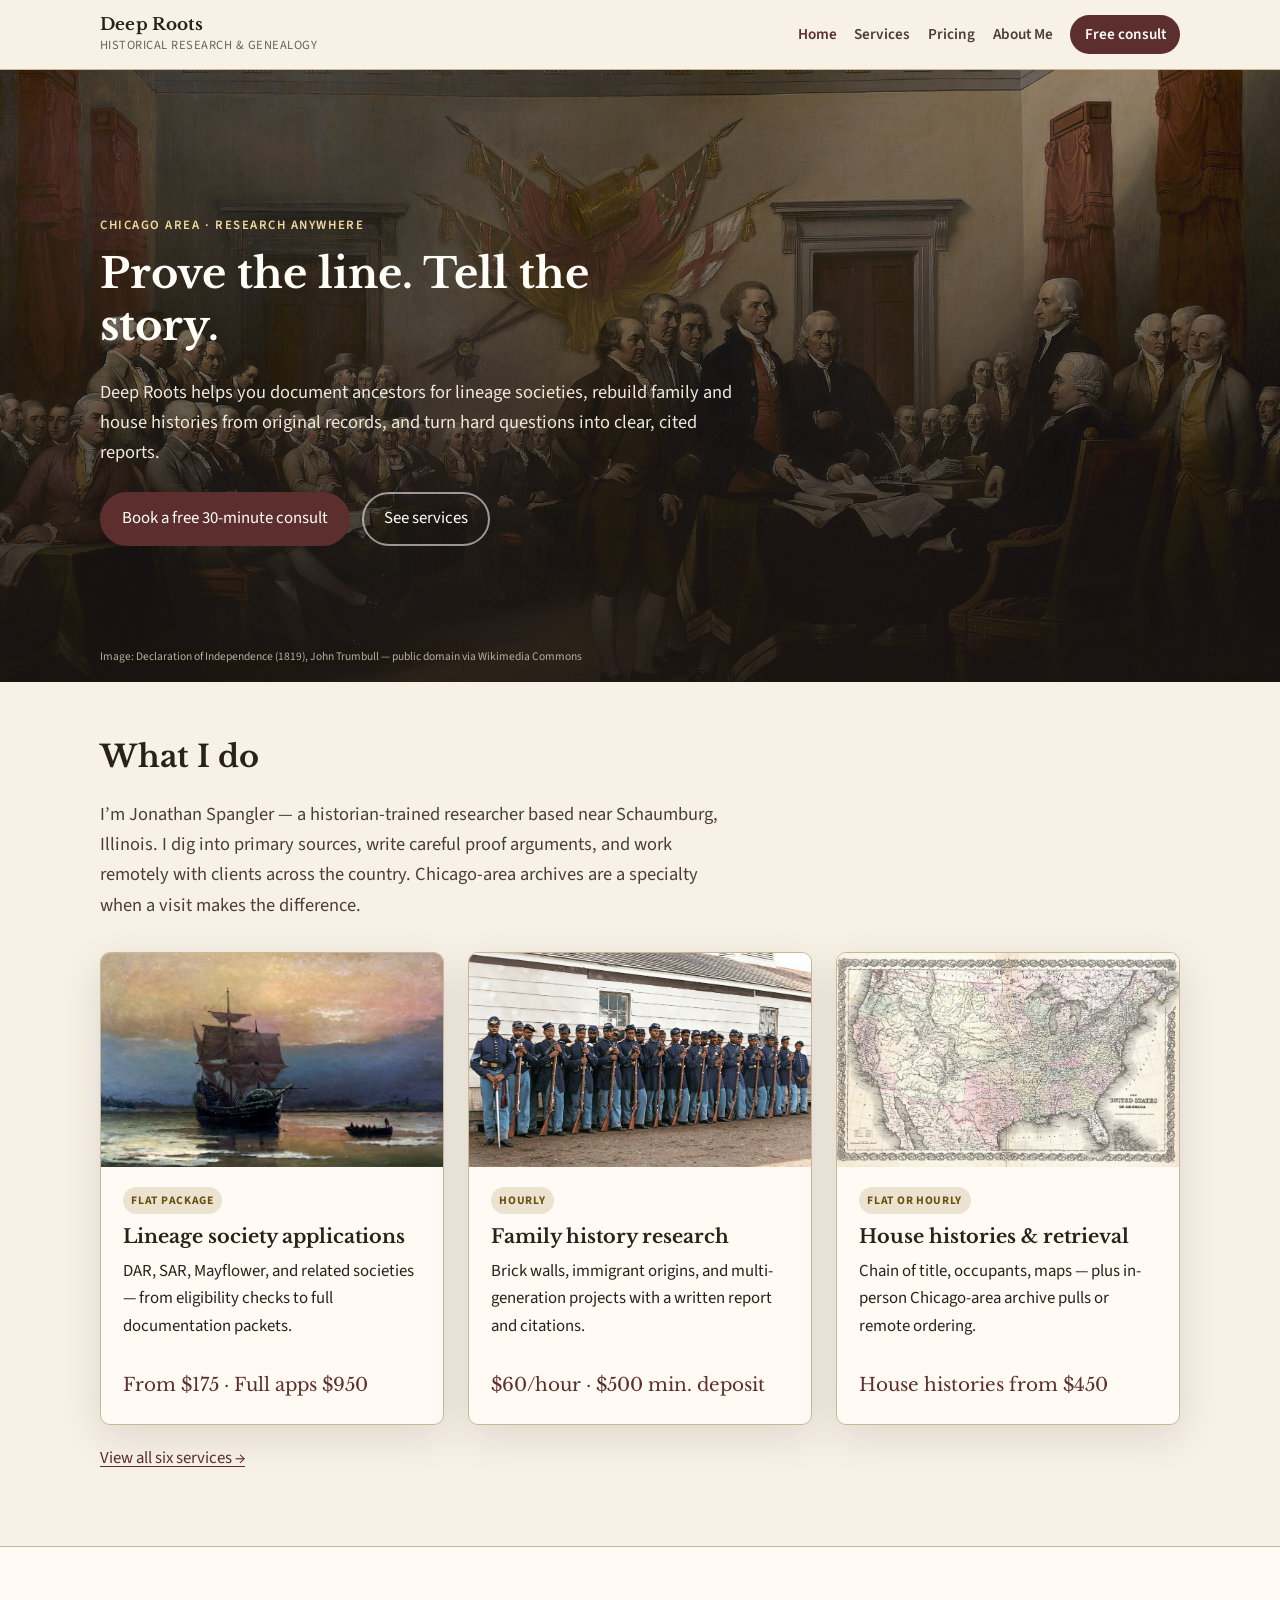
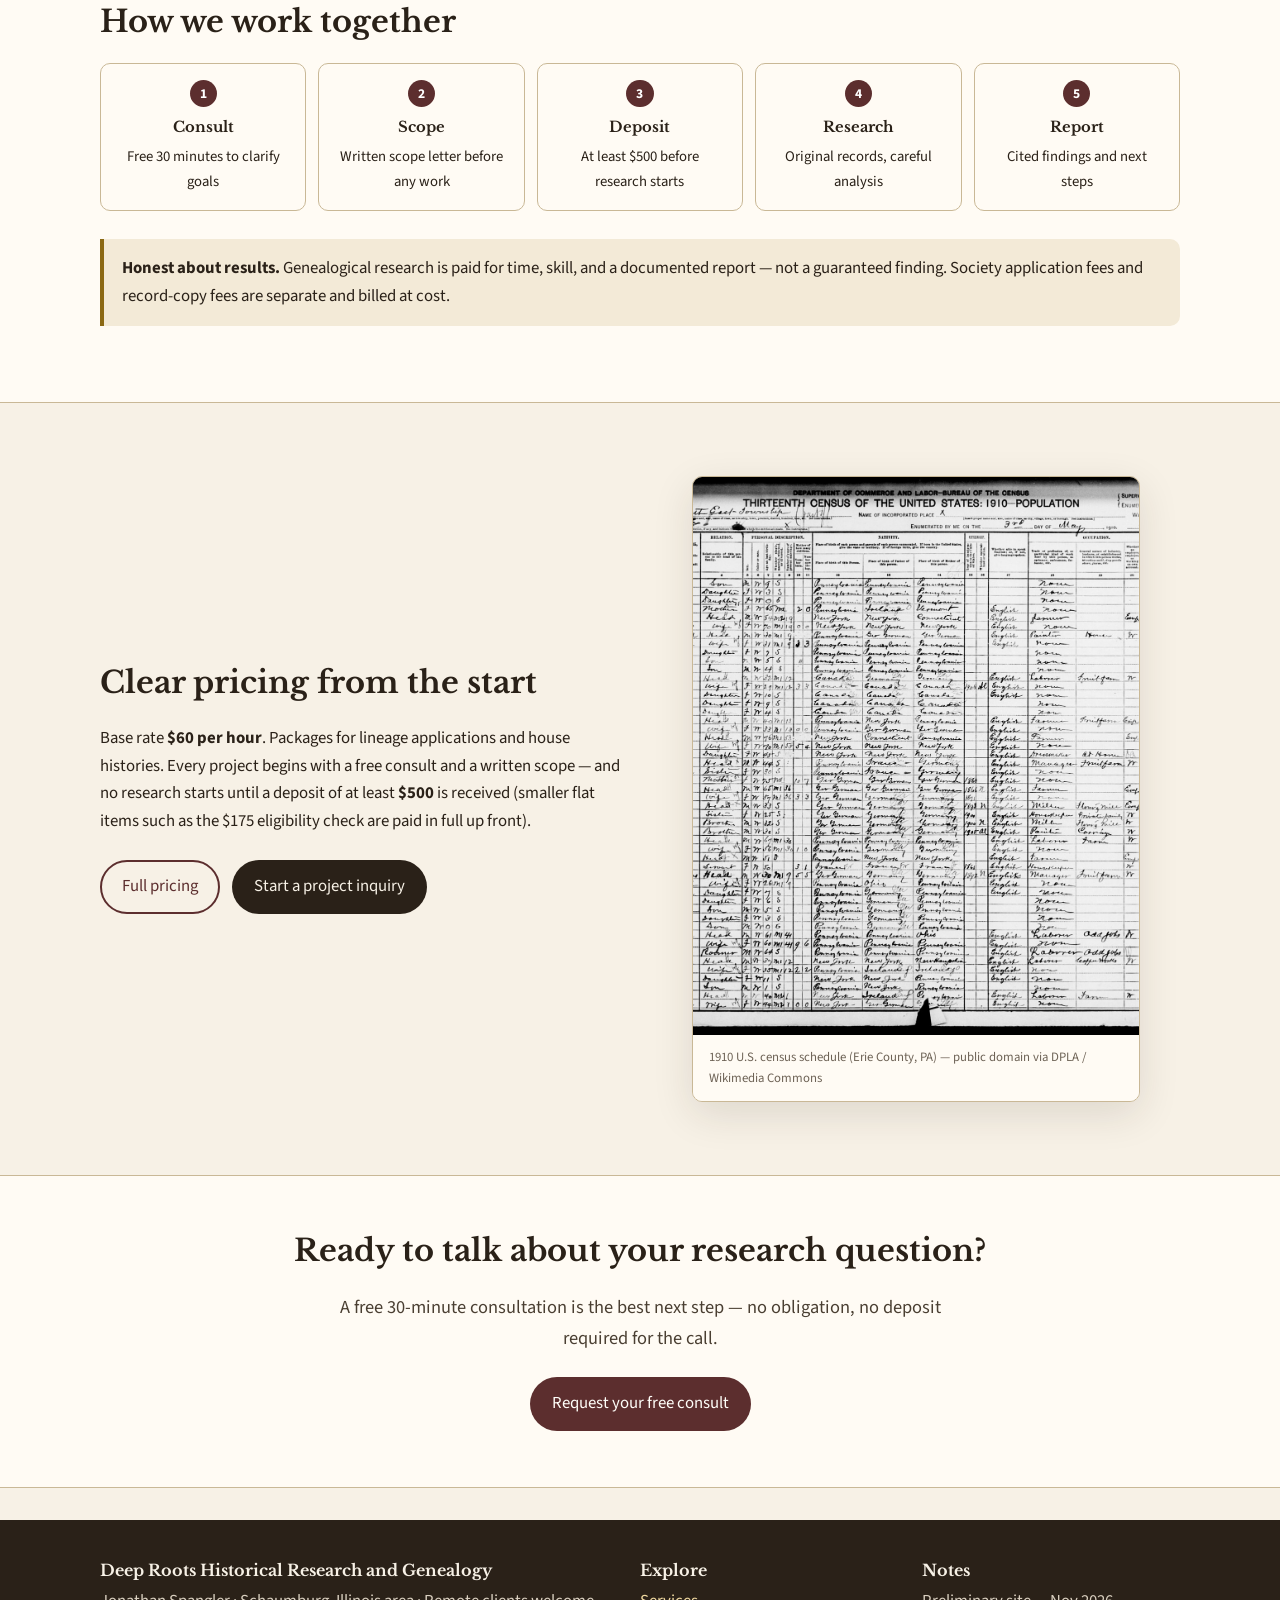
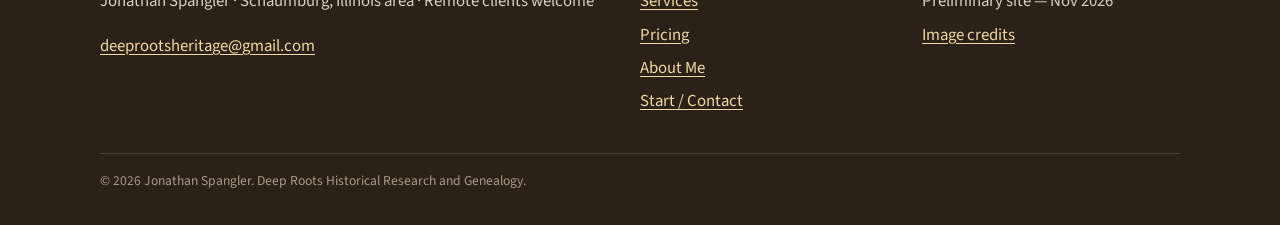
<file: index.html>
<!DOCTYPE html>
<html lang="en">
<head>
  <meta charset="utf-8" />
  <meta name="viewport" content="width=device-width, initial-scale=1" />
  <title>Deep Roots Historical Research and Genealogy</title>
  <meta name="description" content="Historian-trained genealogy research from the Chicago area. Lineage society applications, family and house histories, record retrieval, and more. Free 30-minute consultation." />
  <link rel="preconnect" href="https://fonts.googleapis.com" />
  <link rel="preconnect" href="https://fonts.gstatic.com" crossorigin />
  <link href="https://fonts.googleapis.com/css2?family=Libre+Baskerville:wght@400;700&family=Source+Sans+3:wght@400;600;700&display=swap" rel="stylesheet" />
  <link rel="stylesheet" href="css/styles.css" />
</head>
<body>
  <header class="site-header">
    <div class="container header-inner">
      <a class="brand" href="index.html">
        <span class="brand-name">Deep Roots</span>
        <span class="brand-tag">Historical Research &amp; Genealogy</span>
      </a>
      <button class="nav-toggle" type="button" aria-expanded="false" aria-controls="site-nav">Menu</button>
      <nav class="nav" id="site-nav">
        <a href="index.html" aria-current="page">Home</a>
        <a href="services.html">Services</a>
        <a href="pricing.html">Pricing</a>
        <a href="about.html">About Me</a>
        <a class="nav-cta" href="start.html">Free consult</a>
      </nav>
    </div>
  </header>

  <section class="hero">
    <div class="hero-bg" style="background-image:url('images/hero-declaration.jpg')" role="img" aria-label="John Trumbull painting of the Declaration of Independence"></div>
    <div class="container hero-content">
      <span class="hero-kicker">Chicago area · Research anywhere</span>
      <h1>Prove the line. Tell the story.</h1>
      <p class="lead">Deep Roots helps you document ancestors for lineage societies, rebuild family and house histories from original records, and turn hard questions into clear, cited reports.</p>
      <div class="btn-row">
        <a class="btn btn-primary" href="start.html#consult">Book a free 30-minute consult</a>
        <a class="btn btn-secondary" href="services.html">See services</a>
      </div>
    </div>
    <div class="container hero-credit">Image: Declaration of Independence (1819), John Trumbull — public domain via Wikimedia Commons</div>
  </section>

  <section class="section">
    <div class="container">
      <h2>What I do</h2>
      <p class="lead">I’m Jonathan Spangler — a historian-trained researcher based near Schaumburg, Illinois. I dig into primary sources, write careful proof arguments, and work remotely with clients across the country. Chicago-area archives are a specialty when a visit makes the difference.</p>
      <div class="grid-3" style="margin-top:2rem">
        <article class="card">
          <img class="card-img" src="images/mayflower.jpg" alt="Painting of the Mayflower in Plymouth Harbor" />
          <div class="card-body">
            <span class="badge">Flat package</span>
            <h3>Lineage society applications</h3>
            <p>DAR, SAR, Mayflower, and related societies — from eligibility checks to full documentation packets.</p>
            <p class="price-tag">From $175 · Full apps $950</p>
          </div>
        </article>
        <article class="card">
          <img class="card-img" src="images/civil-war-group.jpg" alt="Civil War era soldiers of the 4th U.S. Colored Infantry" />
          <div class="card-body">
            <span class="badge">Hourly</span>
            <h3>Family history research</h3>
            <p>Brick walls, immigrant origins, and multi-generation projects with a written report and citations.</p>
            <p class="price-tag">$60/hour · $500 min. deposit</p>
          </div>
        </article>
        <article class="card">
          <img class="card-img" src="images/us-map.jpg" alt="1855 Colton map of the United States" />
          <div class="card-body">
            <span class="badge">Flat or hourly</span>
            <h3>House histories &amp; retrieval</h3>
            <p>Chain of title, occupants, maps — plus in-person Chicago-area archive pulls or remote ordering.</p>
            <p class="price-tag">House histories from $450</p>
          </div>
        </article>
      </div>
      <p style="margin-top:1.25rem"><a href="services.html">View all six services →</a></p>
    </div>
  </section>

  <section class="section section-alt">
    <div class="container">
      <h2>How we work together</h2>
      <div class="process">
        <div class="process-step"><strong>Consult</strong> Free 30 minutes to clarify goals</div>
        <div class="process-step"><strong>Scope</strong> Written scope letter before any work</div>
        <div class="process-step"><strong>Deposit</strong> At least $500 before research starts</div>
        <div class="process-step"><strong>Research</strong> Original records, careful analysis</div>
        <div class="process-step"><strong>Report</strong> Cited findings and next steps</div>
      </div>
      <div class="note-box" style="margin-top:1.75rem">
        <strong>Honest about results.</strong> Genealogical research is paid for time, skill, and a documented report — not a guaranteed finding. Society application fees and record-copy fees are separate and billed at cost.
      </div>
    </div>
  </section>

  <section class="section">
    <div class="container grid-2" style="align-items:center">
      <div>
        <h2>Clear pricing from the start</h2>
        <p>Base rate <strong>$60 per hour</strong>. Packages for lineage applications and house histories. Every project begins with a free consult and a written scope — and no research starts until a deposit of at least <strong>$500</strong> is received (smaller flat items such as the $175 eligibility check are paid in full up front).</p>
        <div class="btn-row">
          <a class="btn btn-outline" href="pricing.html">Full pricing</a>
          <a class="btn btn-ink" href="start.html#intake">Start a project inquiry</a>
        </div>
      </div>
      <figure class="portrait-card">
        <img src="images/census-sheet.jpg" alt="Handwritten 1910 U.S. census schedule page" />
        <figcaption>1910 U.S. census schedule (Erie County, PA) — public domain via DPLA / Wikimedia Commons</figcaption>
      </figure>
    </div>
  </section>

  <section class="section section-alt">
    <div class="container" style="text-align:center">
      <h2>Ready to talk about your research question?</h2>
      <p class="lead" style="margin-inline:auto">A free 30-minute consultation is the best next step — no obligation, no deposit required for the call.</p>
      <div class="btn-row" style="justify-content:center">
        <a class="btn btn-primary" href="start.html#consult">Request your free consult</a>
      </div>
    </div>
  </section>

  <footer class="site-footer">
    <div class="container footer-grid">
      <div>
        <h3>Deep Roots Historical Research and Genealogy</h3>
        <p>Jonathan Spangler · Schaumburg, Illinois area · Remote clients welcome</p>
        <p><a href="mailto:deeprootsheritage@gmail.com">deeprootsheritage@gmail.com</a></p>
      </div>
      <div>
        <h3>Explore</h3>
        <ul>
          <li><a href="services.html">Services</a></li>
          <li><a href="pricing.html">Pricing</a></li>
          <li><a href="about.html">About Me</a></li>
          <li><a href="start.html">Start / Contact</a></li>
        </ul>
      </div>
      <div>
        <h3>Notes</h3>
        <ul>
          <li>Preliminary site — Nov 2026</li>
          <li><a href="images/credits.txt">Image credits</a></li>
        </ul>
      </div>
    </div>
    <div class="container footer-bottom">© 2026 Jonathan Spangler. Deep Roots Historical Research and Genealogy.</div>
  </footer>
  <script src="js/main.js"></script>
</body>
</html>
</file>
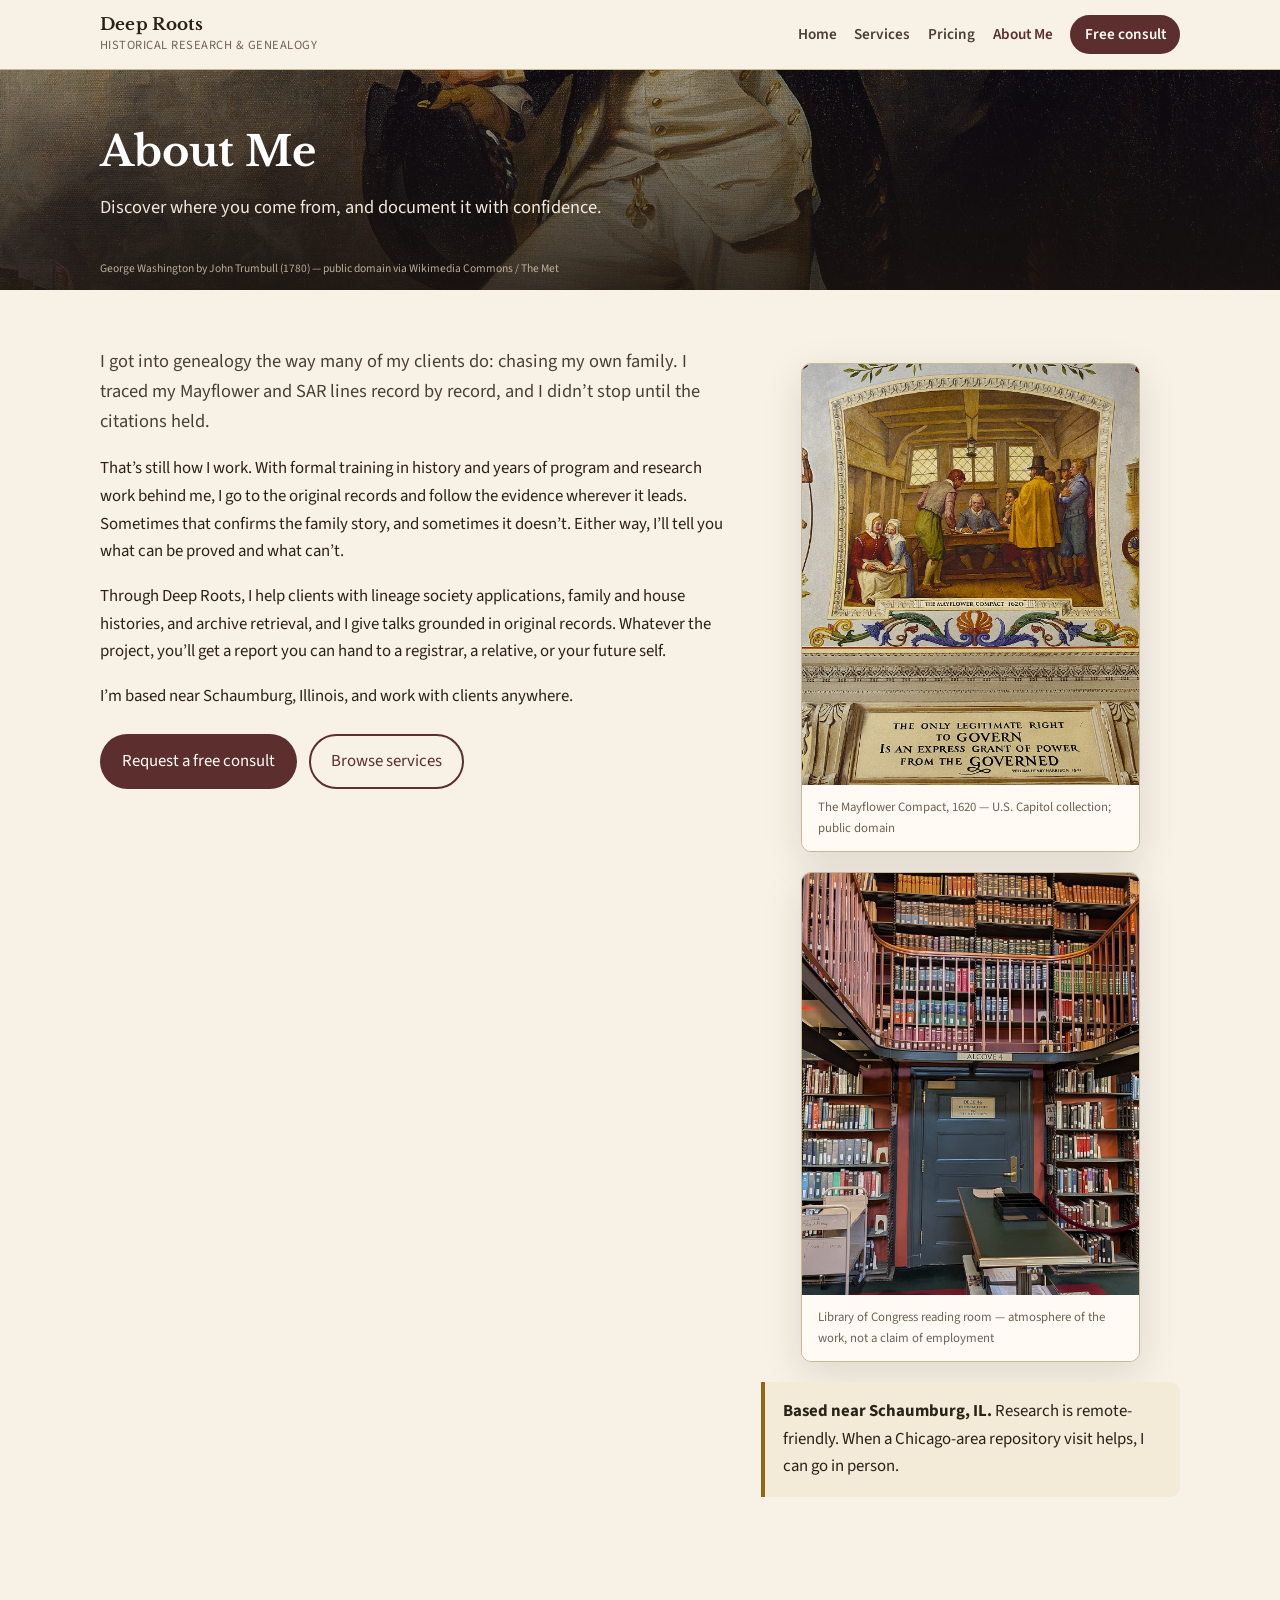
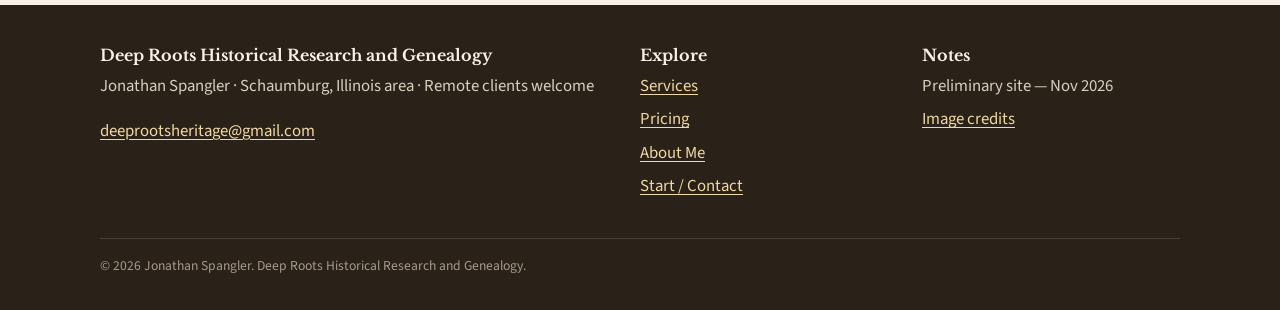
<file: about.html>
<!DOCTYPE html>
<html lang="en">
<head>
  <meta charset="utf-8" />
  <meta name="viewport" content="width=device-width, initial-scale=1" />
  <title>About Me — Jonathan Spangler · Deep Roots</title>
  <meta name="description" content="About Jonathan Spangler, historian-trained genealogist behind Deep Roots Historical Research and Genealogy." />
  <link rel="preconnect" href="https://fonts.googleapis.com" />
  <link rel="preconnect" href="https://fonts.gstatic.com" crossorigin />
  <link href="https://fonts.googleapis.com/css2?family=Libre+Baskerville:wght@400;700&family=Source+Sans+3:wght@400;600;700&display=swap" rel="stylesheet" />
  <link rel="stylesheet" href="css/styles.css" />
</head>
<body>
  <header class="site-header">
    <div class="container header-inner">
      <a class="brand" href="index.html">
        <span class="brand-name">Deep Roots</span>
        <span class="brand-tag">Historical Research &amp; Genealogy</span>
      </a>
      <button class="nav-toggle" type="button" aria-expanded="false" aria-controls="site-nav">Menu</button>
      <nav class="nav" id="site-nav">
        <a href="index.html">Home</a>
        <a href="services.html">Services</a>
        <a href="pricing.html">Pricing</a>
        <a href="about.html" aria-current="page">About Me</a>
        <a class="nav-cta" href="start.html">Free consult</a>
      </nav>
    </div>
  </header>

  <section class="page-banner">
    <div class="hero-bg" style="background-image:url('images/washington-trumbull.jpg')"></div>
    <div class="container">
      <h1>About Me</h1>
      <p class="lead">Discover where you come from, and document it with confidence.</p>
    </div>
    <div class="container hero-credit">George Washington by John Trumbull (1780) — public domain via Wikimedia Commons / The Met</div>
  </section>

  <section class="section">
    <div class="container about-layout">
      <div>
        <p class="lead">I got into genealogy the way many of my clients do: chasing my own family. I traced my Mayflower and SAR lines record by record, and I didn’t stop until the citations held.</p>

        <p>That’s still how I work. With formal training in history and years of program and research work behind me, I go to the original records and follow the evidence wherever it leads. Sometimes that confirms the family story, and sometimes it doesn’t. Either way, I’ll tell you what can be proved and what can’t.</p>

        <p>Through Deep Roots, I help clients with lineage society applications, family and house histories, and archive retrieval, and I give talks grounded in original records. Whatever the project, you’ll get a report you can hand to a registrar, a relative, or your future self.</p>

        <p>I’m based near Schaumburg, Illinois, and work with clients anywhere.</p>

        <div class="btn-row">
          <a class="btn btn-primary" href="start.html#consult">Request a free consult</a>
          <a class="btn btn-outline" href="services.html">Browse services</a>
        </div>
      </div>

      <aside>
        <figure class="portrait-card">
          <img src="images/mayflower-compact.jpg" alt="Historical painting of the Mayflower Compact" />
          <figcaption>The Mayflower Compact, 1620 — U.S. Capitol collection; public domain</figcaption>
        </figure>
        <figure class="portrait-card" style="margin-top:1.25rem">
          <img src="images/loc-reading-alcove.jpg" alt="Library of Congress reading room alcove" />
          <figcaption>Library of Congress reading room — atmosphere of the work, not a claim of employment</figcaption>
        </figure>
        <div class="note-box" style="margin-top:1.25rem">
          <strong>Based near Schaumburg, IL.</strong> Research is remote-friendly. When a Chicago-area repository visit helps, I can go in person.
        </div>
      </aside>
    </div>
  </section>

  <footer class="site-footer">
    <div class="container footer-grid">
      <div>
        <h3>Deep Roots Historical Research and Genealogy</h3>
        <p>Jonathan Spangler · Schaumburg, Illinois area · Remote clients welcome</p>
        <p><a href="mailto:deeprootsheritage@gmail.com">deeprootsheritage@gmail.com</a></p>
      </div>
      <div>
        <h3>Explore</h3>
        <ul>
          <li><a href="services.html">Services</a></li>
          <li><a href="pricing.html">Pricing</a></li>
          <li><a href="about.html">About Me</a></li>
          <li><a href="start.html">Start / Contact</a></li>
        </ul>
      </div>
      <div>
        <h3>Notes</h3>
        <ul>
          <li>Preliminary site — Nov 2026</li>
          <li><a href="images/credits.txt">Image credits</a></li>
        </ul>
      </div>
    </div>
    <div class="container footer-bottom">© 2026 Jonathan Spangler. Deep Roots Historical Research and Genealogy.</div>
  </footer>
  <script src="js/main.js"></script>
</body>
</html>
</file>
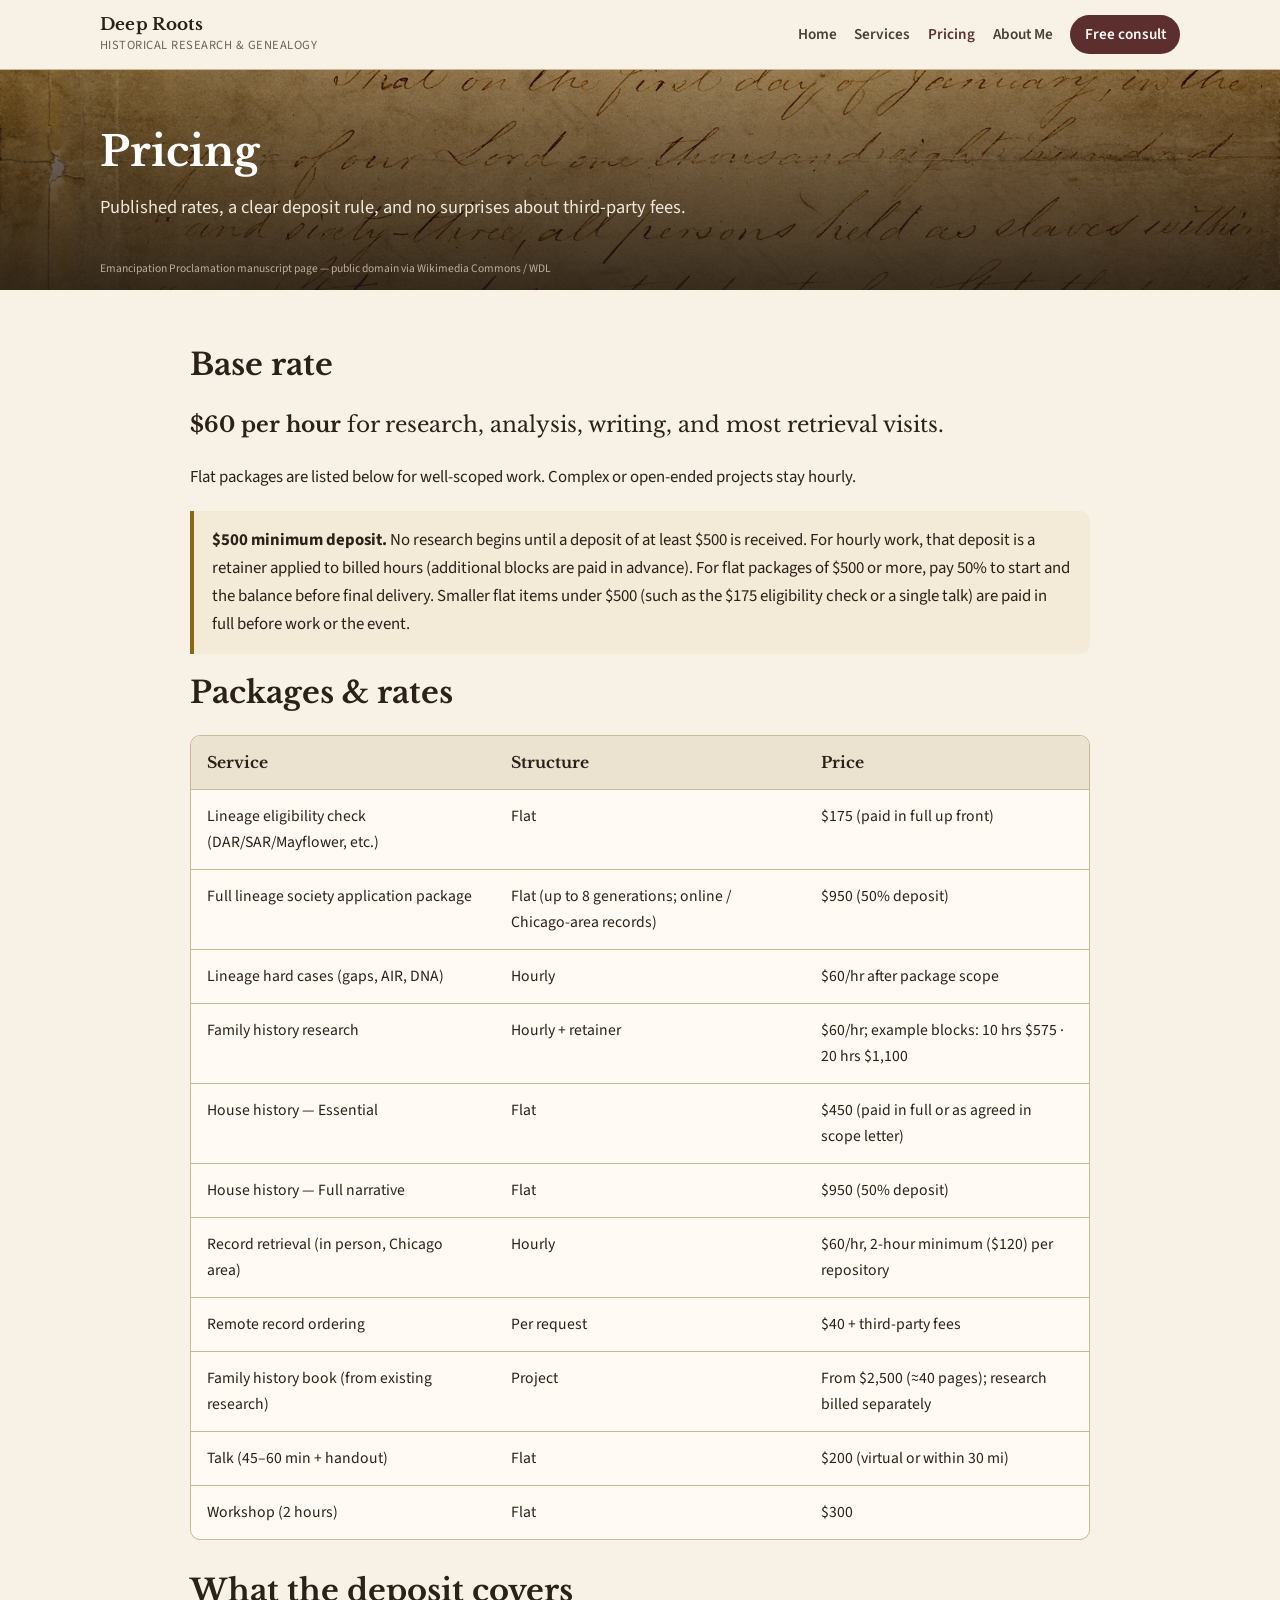
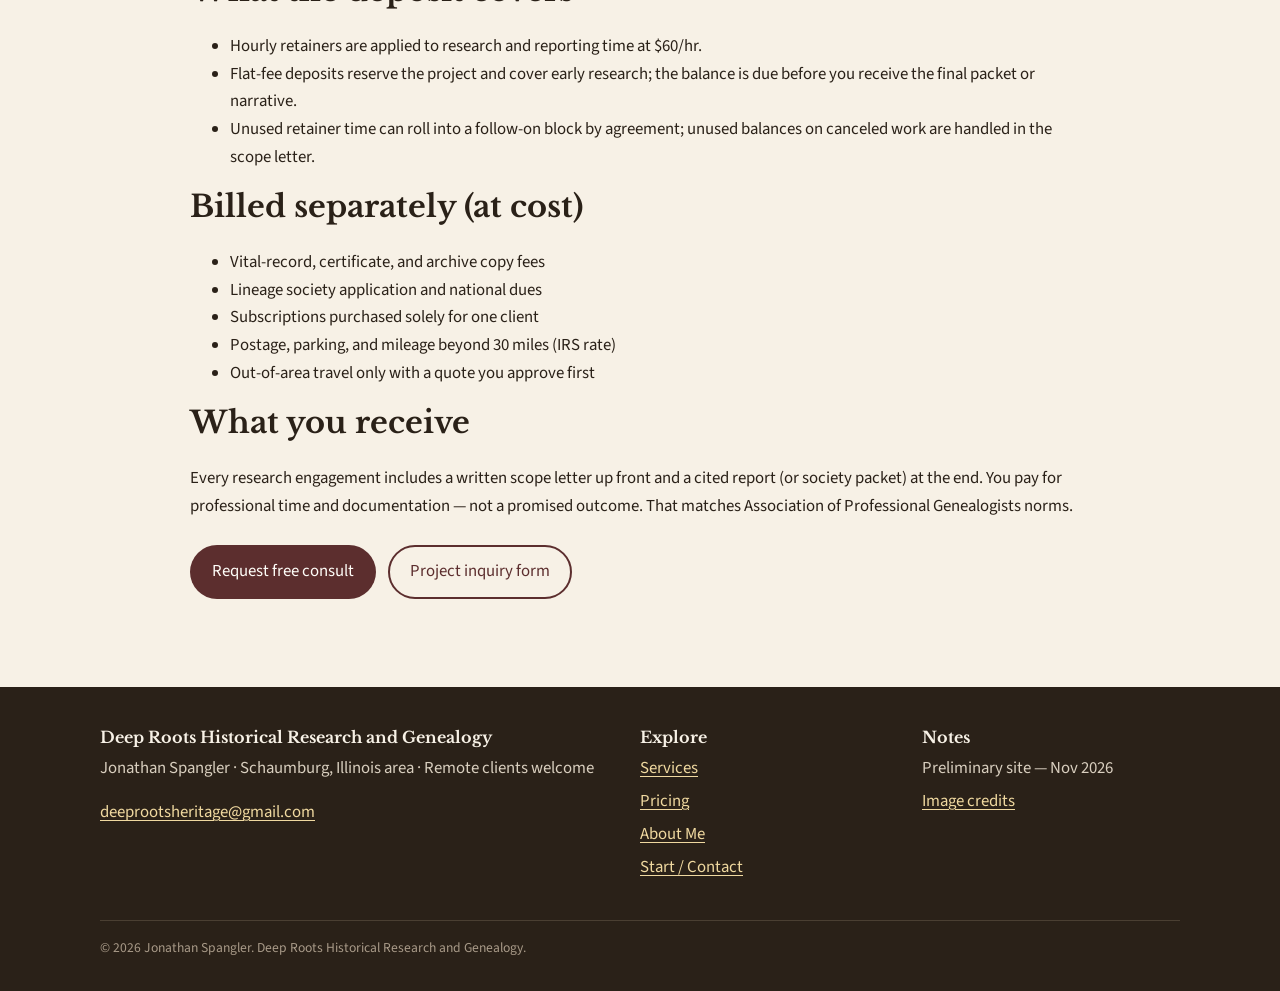
<file: pricing.html>
<!DOCTYPE html>
<html lang="en">
<head>
  <meta charset="utf-8" />
  <meta name="viewport" content="width=device-width, initial-scale=1" />
  <title>Pricing — Deep Roots Historical Research and Genealogy</title>
  <meta name="description" content="Transparent genealogy pricing: $60/hour base, $500 minimum deposit, lineage and house history packages." />
  <link rel="preconnect" href="https://fonts.googleapis.com" />
  <link rel="preconnect" href="https://fonts.gstatic.com" crossorigin />
  <link href="https://fonts.googleapis.com/css2?family=Libre+Baskerville:wght@400;700&family=Source+Sans+3:wght@400;600;700&display=swap" rel="stylesheet" />
  <link rel="stylesheet" href="css/styles.css" />
</head>
<body>
  <header class="site-header">
    <div class="container header-inner">
      <a class="brand" href="index.html">
        <span class="brand-name">Deep Roots</span>
        <span class="brand-tag">Historical Research &amp; Genealogy</span>
      </a>
      <button class="nav-toggle" type="button" aria-expanded="false" aria-controls="site-nav">Menu</button>
      <nav class="nav" id="site-nav">
        <a href="index.html">Home</a>
        <a href="services.html">Services</a>
        <a href="pricing.html" aria-current="page">Pricing</a>
        <a href="about.html">About Me</a>
        <a class="nav-cta" href="start.html">Free consult</a>
      </nav>
    </div>
  </header>

  <section class="page-banner">
    <div class="hero-bg" style="background-image:url('images/handwritten-doc.jpg')"></div>
    <div class="container">
      <h1>Pricing</h1>
      <p class="lead">Published rates, a clear deposit rule, and no surprises about third-party fees.</p>
    </div>
    <div class="container hero-credit">Emancipation Proclamation manuscript page — public domain via Wikimedia Commons / WDL</div>
  </section>

  <section class="section">
    <div class="container section-narrow" style="max-width:900px">
      <h2>Base rate</h2>
      <p style="font-size:1.35rem;font-family:var(--font-serif)"><strong>$60 per hour</strong> for research, analysis, writing, and most retrieval visits.</p>
      <p>Flat packages are listed below for well-scoped work. Complex or open-ended projects stay hourly.</p>

      <div class="note-box">
        <strong>$500 minimum deposit.</strong> No research begins until a deposit of at least $500 is received.
        For hourly work, that deposit is a retainer applied to billed hours (additional blocks are paid in advance).
        For flat packages of $500 or more, pay 50% to start and the balance before final delivery.
        Smaller flat items under $500 (such as the $175 eligibility check or a single talk) are paid in full before work or the event.
      </div>

      <h2>Packages &amp; rates</h2>
      <div class="table-wrap">
        <table>
          <thead>
            <tr>
              <th>Service</th>
              <th>Structure</th>
              <th>Price</th>
            </tr>
          </thead>
          <tbody>
            <tr>
              <td>Lineage eligibility check (DAR/SAR/Mayflower, etc.)</td>
              <td>Flat</td>
              <td>$175 (paid in full up front)</td>
            </tr>
            <tr>
              <td>Full lineage society application package</td>
              <td>Flat (up to 8 generations; online / Chicago-area records)</td>
              <td>$950 (50% deposit)</td>
            </tr>
            <tr>
              <td>Lineage hard cases (gaps, AIR, DNA)</td>
              <td>Hourly</td>
              <td>$60/hr after package scope</td>
            </tr>
            <tr>
              <td>Family history research</td>
              <td>Hourly + retainer</td>
              <td>$60/hr; example blocks: 10 hrs $575 · 20 hrs $1,100</td>
            </tr>
            <tr>
              <td>House history — Essential</td>
              <td>Flat</td>
              <td>$450 (paid in full or as agreed in scope letter)</td>
            </tr>
            <tr>
              <td>House history — Full narrative</td>
              <td>Flat</td>
              <td>$950 (50% deposit)</td>
            </tr>
            <tr>
              <td>Record retrieval (in person, Chicago area)</td>
              <td>Hourly</td>
              <td>$60/hr, 2-hour minimum ($120) per repository</td>
            </tr>
            <tr>
              <td>Remote record ordering</td>
              <td>Per request</td>
              <td>$40 + third-party fees</td>
            </tr>
            <tr>
              <td>Family history book (from existing research)</td>
              <td>Project</td>
              <td>From $2,500 (≈40 pages); research billed separately</td>
            </tr>
            <tr>
              <td>Talk (45–60 min + handout)</td>
              <td>Flat</td>
              <td>$200 (virtual or within 30 mi)</td>
            </tr>
            <tr>
              <td>Workshop (2 hours)</td>
              <td>Flat</td>
              <td>$300</td>
            </tr>
          </tbody>
        </table>
      </div>

      <h2 style="margin-top:2rem">What the deposit covers</h2>
      <ul>
        <li>Hourly retainers are applied to research and reporting time at $60/hr.</li>
        <li>Flat-fee deposits reserve the project and cover early research; the balance is due before you receive the final packet or narrative.</li>
        <li>Unused retainer time can roll into a follow-on block by agreement; unused balances on canceled work are handled in the scope letter.</li>
      </ul>

      <h2>Billed separately (at cost)</h2>
      <ul>
        <li>Vital-record, certificate, and archive copy fees</li>
        <li>Lineage society application and national dues</li>
        <li>Subscriptions purchased solely for one client</li>
        <li>Postage, parking, and mileage beyond 30 miles (IRS rate)</li>
        <li>Out-of-area travel only with a quote you approve first</li>
      </ul>

      <h2>What you receive</h2>
      <p>Every research engagement includes a written scope letter up front and a cited report (or society packet) at the end. You pay for professional time and documentation — not a promised outcome. That matches Association of Professional Genealogists norms.</p>

      <div class="btn-row">
        <a class="btn btn-primary" href="start.html#consult">Request free consult</a>
        <a class="btn btn-outline" href="start.html#intake">Project inquiry form</a>
      </div>
    </div>
  </section>

  <footer class="site-footer">
    <div class="container footer-grid">
      <div>
        <h3>Deep Roots Historical Research and Genealogy</h3>
        <p>Jonathan Spangler · Schaumburg, Illinois area · Remote clients welcome</p>
        <p><a href="mailto:deeprootsheritage@gmail.com">deeprootsheritage@gmail.com</a></p>
      </div>
      <div>
        <h3>Explore</h3>
        <ul>
          <li><a href="services.html">Services</a></li>
          <li><a href="pricing.html">Pricing</a></li>
          <li><a href="about.html">About Me</a></li>
          <li><a href="start.html">Start / Contact</a></li>
        </ul>
      </div>
      <div>
        <h3>Notes</h3>
        <ul>
          <li>Preliminary site — Nov 2026</li>
          <li><a href="images/credits.txt">Image credits</a></li>
        </ul>
      </div>
    </div>
    <div class="container footer-bottom">© 2026 Jonathan Spangler. Deep Roots Historical Research and Genealogy.</div>
  </footer>
  <script src="js/main.js"></script>
</body>
</html>
</file>
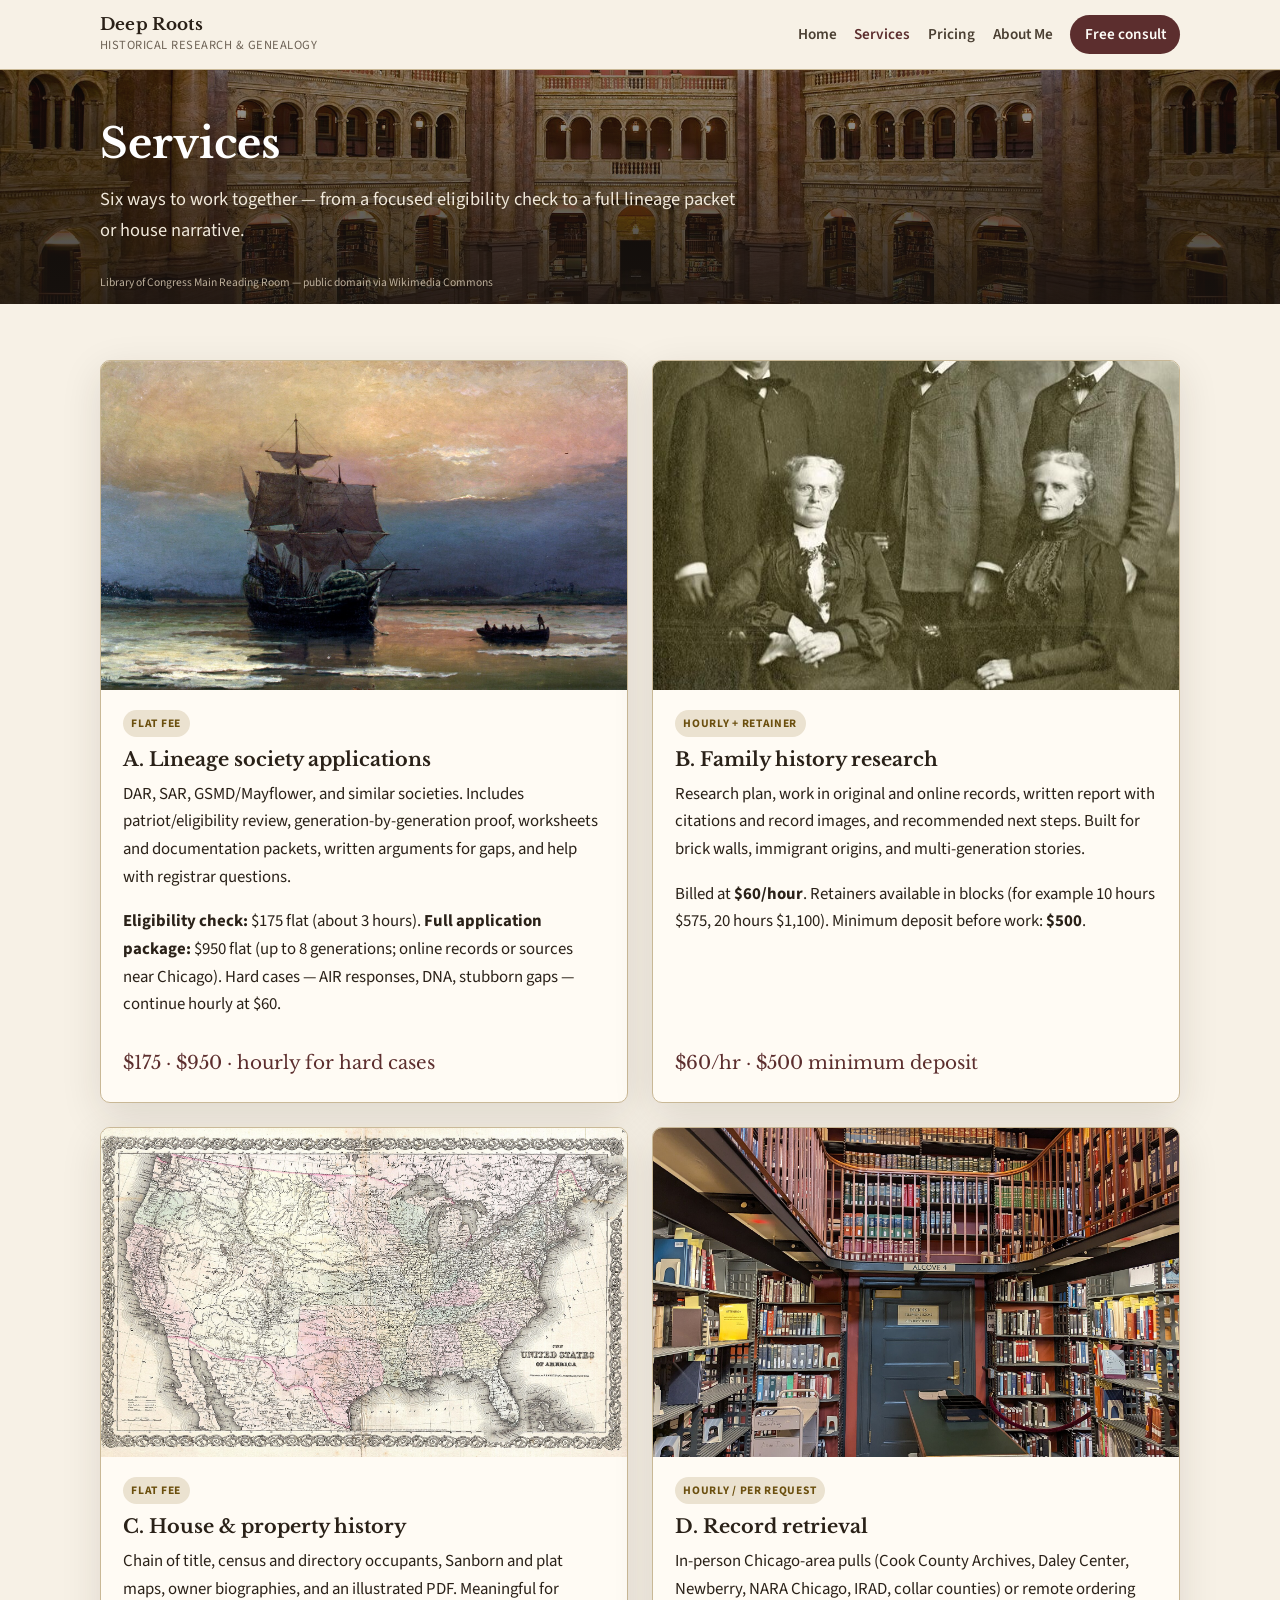
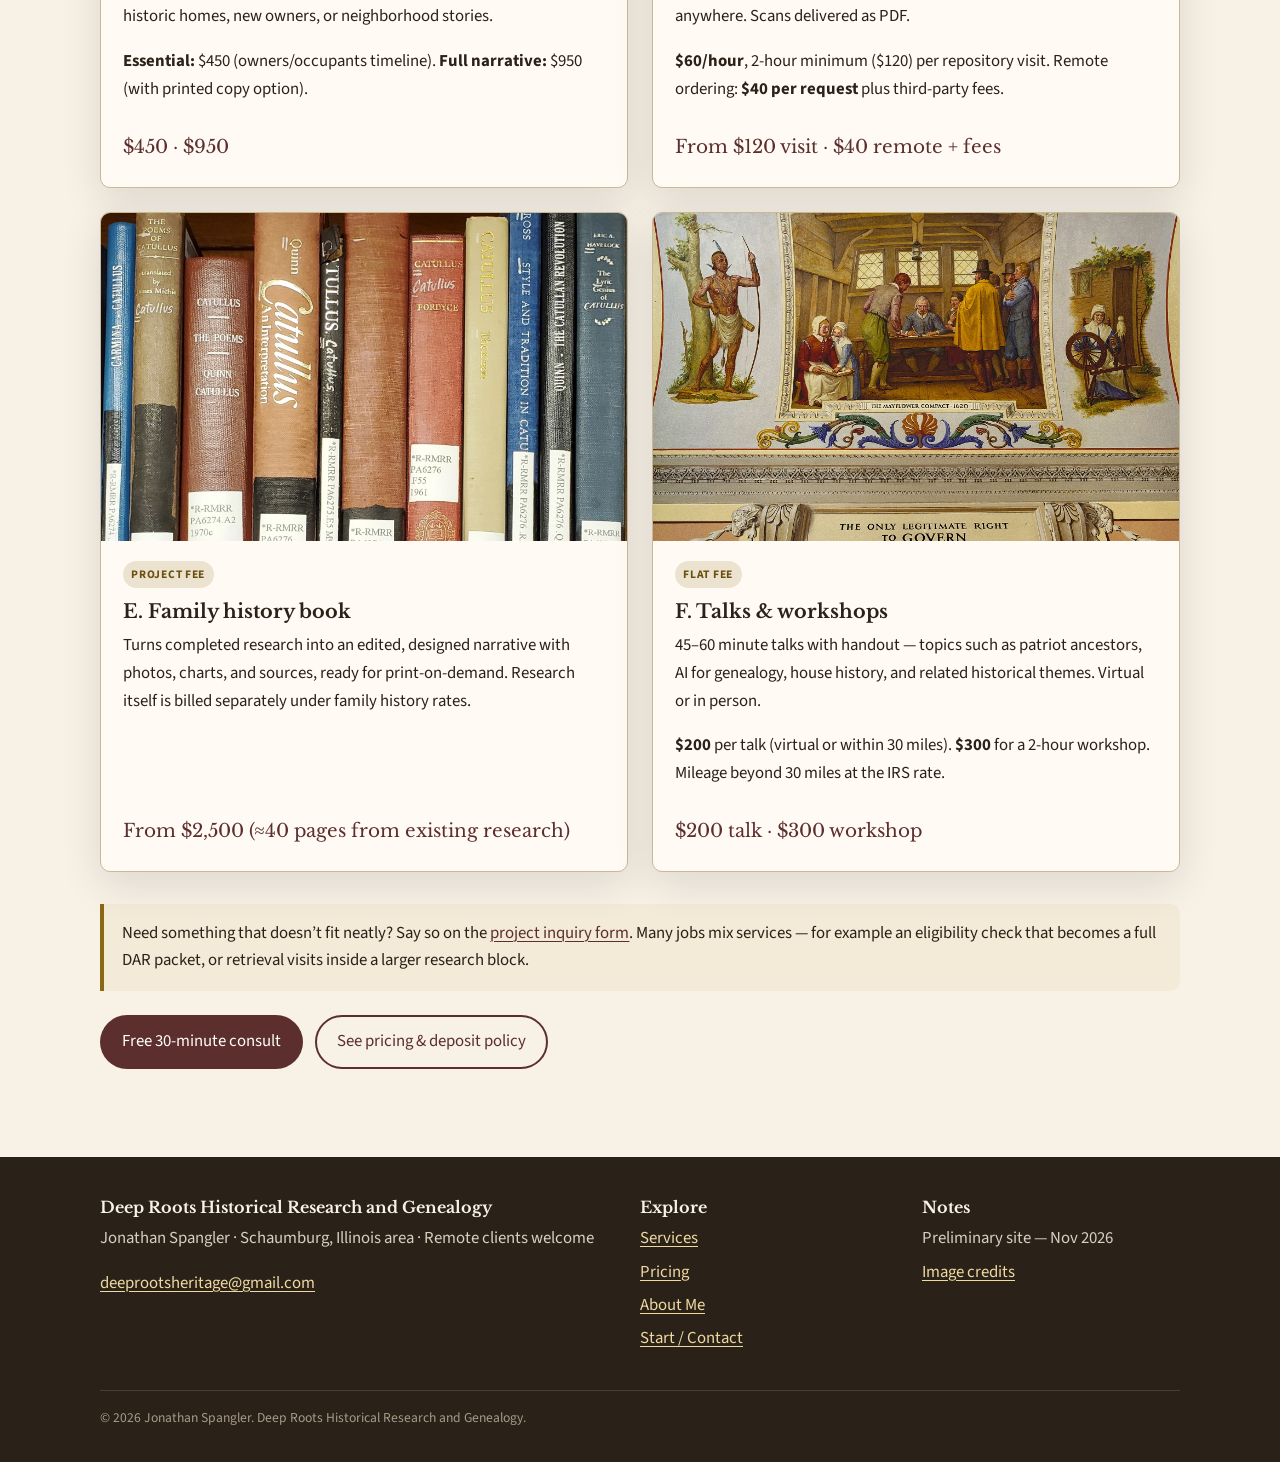
<file: services.html>
<!DOCTYPE html>
<html lang="en">
<head>
  <meta charset="utf-8" />
  <meta name="viewport" content="width=device-width, initial-scale=1" />
  <title>Services — Deep Roots Historical Research and Genealogy</title>
  <meta name="description" content="Lineage society applications, family research, house histories, record retrieval, family history books, and talks." />
  <link rel="preconnect" href="https://fonts.googleapis.com" />
  <link rel="preconnect" href="https://fonts.gstatic.com" crossorigin />
  <link href="https://fonts.googleapis.com/css2?family=Libre+Baskerville:wght@400;700&family=Source+Sans+3:wght@400;600;700&display=swap" rel="stylesheet" />
  <link rel="stylesheet" href="css/styles.css" />
</head>
<body>
  <header class="site-header">
    <div class="container header-inner">
      <a class="brand" href="index.html">
        <span class="brand-name">Deep Roots</span>
        <span class="brand-tag">Historical Research &amp; Genealogy</span>
      </a>
      <button class="nav-toggle" type="button" aria-expanded="false" aria-controls="site-nav">Menu</button>
      <nav class="nav" id="site-nav">
        <a href="index.html">Home</a>
        <a href="services.html" aria-current="page">Services</a>
        <a href="pricing.html">Pricing</a>
        <a href="about.html">About Me</a>
        <a class="nav-cta" href="start.html">Free consult</a>
      </nav>
    </div>
  </header>

  <section class="page-banner">
    <div class="hero-bg" style="background-image:url('images/reading-room.jpg')"></div>
    <div class="container">
      <h1>Services</h1>
      <p class="lead">Six ways to work together — from a focused eligibility check to a full lineage packet or house narrative.</p>
    </div>
    <div class="container hero-credit">Library of Congress Main Reading Room — public domain via Wikimedia Commons</div>
  </section>

  <section class="section">
    <div class="container">
      <div class="grid-2">
        <article class="card" id="lineage">
          <img class="card-img" src="images/mayflower.jpg" alt="Mayflower in Plymouth Harbor" />
          <div class="card-body">
            <span class="badge">Flat fee</span>
            <h3>A. Lineage society applications</h3>
            <p>DAR, SAR, GSMD/Mayflower, and similar societies. Includes patriot/eligibility review, generation-by-generation proof, worksheets and documentation packets, written arguments for gaps, and help with registrar questions.</p>
            <p><strong>Eligibility check:</strong> $175 flat (about 3 hours). <strong>Full application package:</strong> $950 flat (up to 8 generations; online records or sources near Chicago). Hard cases — AIR responses, DNA, stubborn gaps — continue hourly at $60.</p>
            <p class="price-tag">$175 · $950 · hourly for hard cases</p>
          </div>
        </article>

        <article class="card" id="family">
          <img class="card-img" src="images/family-portrait.jpg" alt="Late 19th-century family portrait" />
          <div class="card-body">
            <span class="badge">Hourly + retainer</span>
            <h3>B. Family history research</h3>
            <p>Research plan, work in original and online records, written report with citations and record images, and recommended next steps. Built for brick walls, immigrant origins, and multi-generation stories.</p>
            <p>Billed at <strong>$60/hour</strong>. Retainers available in blocks (for example 10 hours $575, 20 hours $1,100). Minimum deposit before work: <strong>$500</strong>.</p>
            <p class="price-tag">$60/hr · $500 minimum deposit</p>
          </div>
        </article>

        <article class="card" id="house">
          <img class="card-img" src="images/us-map.jpg" alt="Historical map of the United States, 1855" />
          <div class="card-body">
            <span class="badge">Flat fee</span>
            <h3>C. House &amp; property history</h3>
            <p>Chain of title, census and directory occupants, Sanborn and plat maps, owner biographies, and an illustrated PDF. Meaningful for historic homes, new owners, or neighborhood stories.</p>
            <p><strong>Essential:</strong> $450 (owners/occupants timeline). <strong>Full narrative:</strong> $950 (with printed copy option).</p>
            <p class="price-tag">$450 · $950</p>
          </div>
        </article>

        <article class="card" id="retrieval">
          <img class="card-img" src="images/loc-reading-alcove.jpg" alt="Reading room alcove with books and documents" />
          <div class="card-body">
            <span class="badge">Hourly / per request</span>
            <h3>D. Record retrieval</h3>
            <p>In-person Chicago-area pulls (Cook County Archives, Daley Center, Newberry, NARA Chicago, IRAD, collar counties) or remote ordering anywhere. Scans delivered as PDF.</p>
            <p><strong>$60/hour</strong>, 2-hour minimum ($120) per repository visit. Remote ordering: <strong>$40 per request</strong> plus third-party fees.</p>
            <p class="price-tag">From $120 visit · $40 remote + fees</p>
          </div>
        </article>

        <article class="card" id="book">
          <img class="card-img" src="images/archive-books.jpg" alt="Antique books on a reading-room table" />
          <div class="card-body">
            <span class="badge">Project fee</span>
            <h3>E. Family history book</h3>
            <p>Turns completed research into an edited, designed narrative with photos, charts, and sources, ready for print-on-demand. Research itself is billed separately under family history rates.</p>
            <p class="price-tag">From $2,500 (≈40 pages from existing research)</p>
          </div>
        </article>

        <article class="card" id="talks">
          <img class="card-img" src="images/mayflower-compact.jpg" alt="Painting of the signing of the Mayflower Compact" />
          <div class="card-body">
            <span class="badge">Flat fee</span>
            <h3>F. Talks &amp; workshops</h3>
            <p>45–60 minute talks with handout — topics such as patriot ancestors, AI for genealogy, house history, and related historical themes. Virtual or in person.</p>
            <p><strong>$200</strong> per talk (virtual or within 30 miles). <strong>$300</strong> for a 2-hour workshop. Mileage beyond 30 miles at the IRS rate.</p>
            <p class="price-tag">$200 talk · $300 workshop</p>
          </div>
        </article>
      </div>

      <div class="note-box" style="margin-top:2rem">
        Need something that doesn’t fit neatly? Say so on the <a href="start.html#intake">project inquiry form</a>. Many jobs mix services — for example an eligibility check that becomes a full DAR packet, or retrieval visits inside a larger research block.
      </div>
      <div class="btn-row">
        <a class="btn btn-primary" href="start.html#consult">Free 30-minute consult</a>
        <a class="btn btn-outline" href="pricing.html">See pricing &amp; deposit policy</a>
      </div>
    </div>
  </section>

  <footer class="site-footer">
    <div class="container footer-grid">
      <div>
        <h3>Deep Roots Historical Research and Genealogy</h3>
        <p>Jonathan Spangler · Schaumburg, Illinois area · Remote clients welcome</p>
        <p><a href="mailto:deeprootsheritage@gmail.com">deeprootsheritage@gmail.com</a></p>
      </div>
      <div>
        <h3>Explore</h3>
        <ul>
          <li><a href="services.html">Services</a></li>
          <li><a href="pricing.html">Pricing</a></li>
          <li><a href="about.html">About Me</a></li>
          <li><a href="start.html">Start / Contact</a></li>
        </ul>
      </div>
      <div>
        <h3>Notes</h3>
        <ul>
          <li>Preliminary site — Nov 2026</li>
          <li><a href="images/credits.txt">Image credits</a></li>
        </ul>
      </div>
    </div>
    <div class="container footer-bottom">© 2026 Jonathan Spangler. Deep Roots Historical Research and Genealogy.</div>
  </footer>
  <script src="js/main.js"></script>
</body>
</html>
</file>
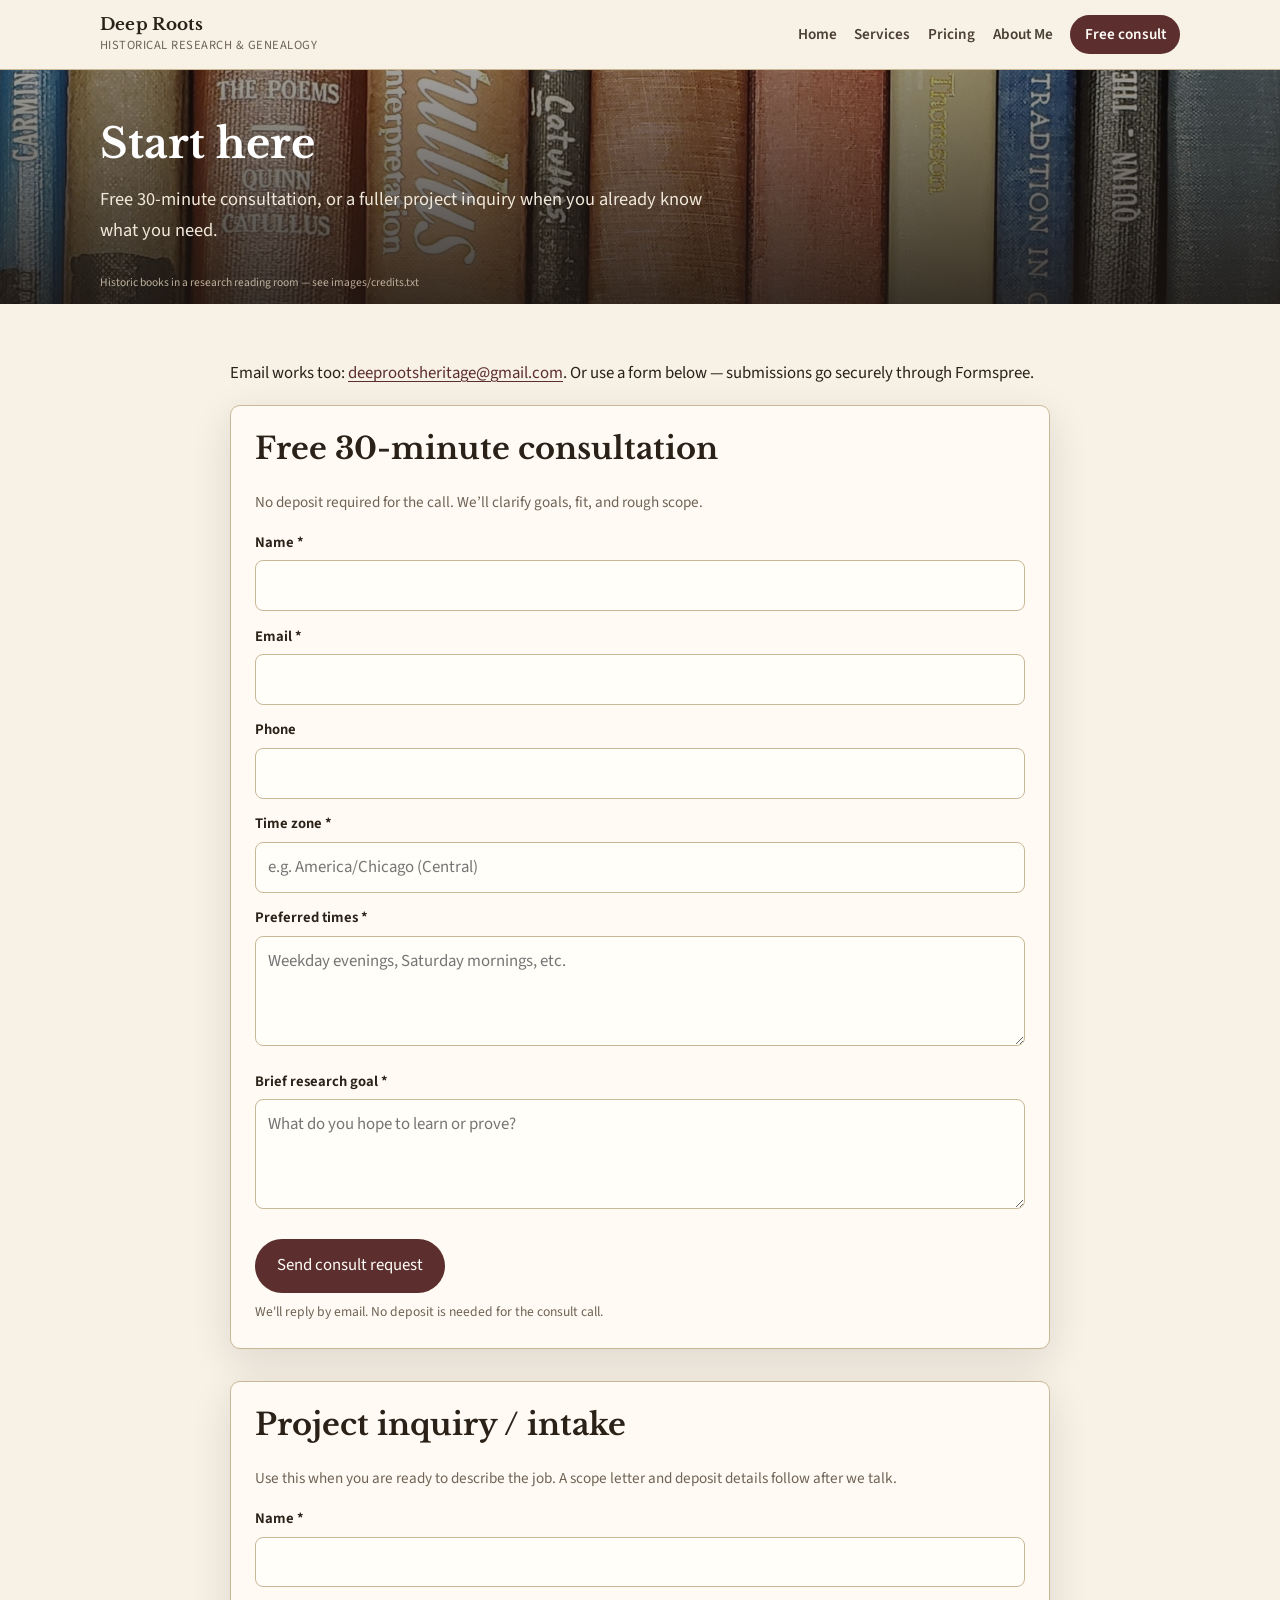
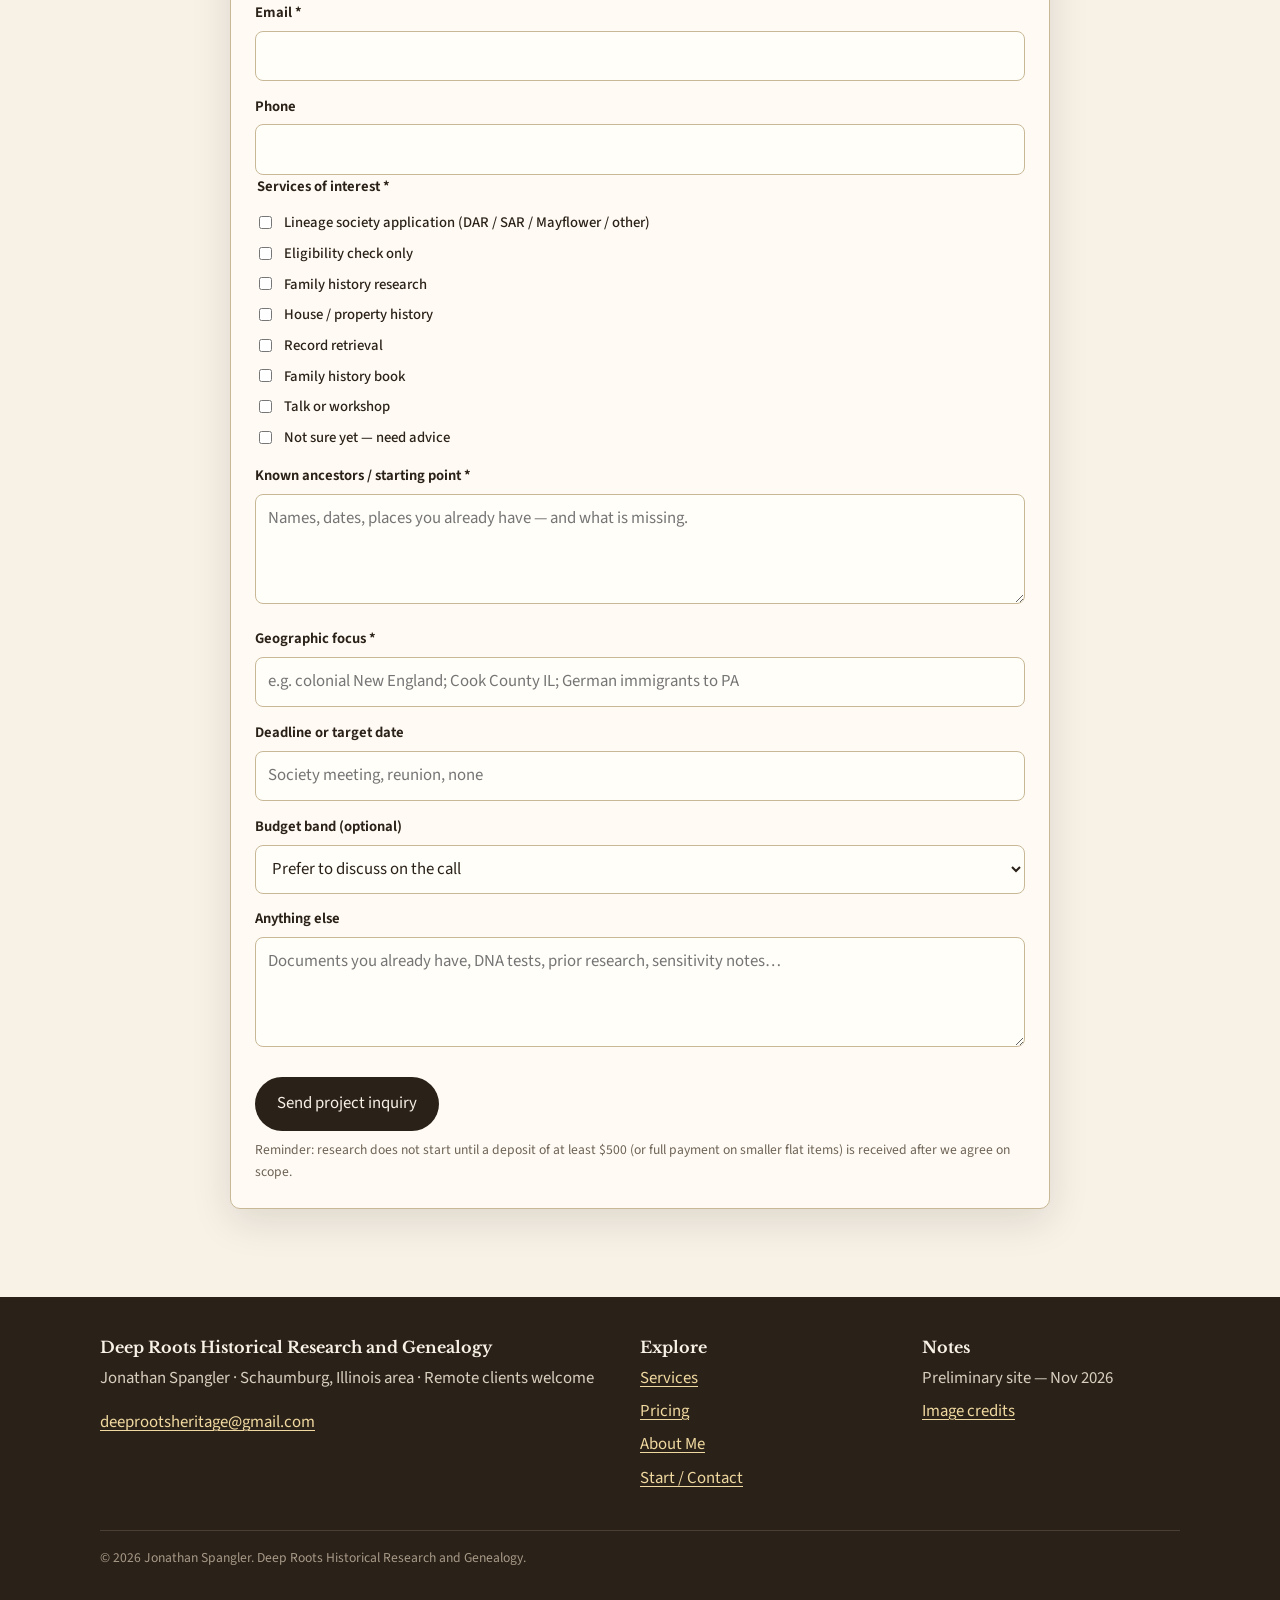
<file: start.html>
<!DOCTYPE html>
<html lang="en">
<head>
  <meta charset="utf-8" />
  <meta name="viewport" content="width=device-width, initial-scale=1" />
  <title>Start / Contact — Deep Roots Historical Research and Genealogy</title>
  <meta name="description" content="Request a free 30-minute genealogy consultation or submit a project inquiry." />
  <link rel="preconnect" href="https://fonts.googleapis.com" />
  <link rel="preconnect" href="https://fonts.gstatic.com" crossorigin />
  <link href="https://fonts.googleapis.com/css2?family=Libre+Baskerville:wght@400;700&family=Source+Sans+3:wght@400;600;700&display=swap" rel="stylesheet" />
  <link rel="stylesheet" href="css/styles.css" />
</head>
<body>
  <header class="site-header">
    <div class="container header-inner">
      <a class="brand" href="index.html">
        <span class="brand-name">Deep Roots</span>
        <span class="brand-tag">Historical Research &amp; Genealogy</span>
      </a>
      <button class="nav-toggle" type="button" aria-expanded="false" aria-controls="site-nav">Menu</button>
      <nav class="nav" id="site-nav">
        <a href="index.html">Home</a>
        <a href="services.html">Services</a>
        <a href="pricing.html">Pricing</a>
        <a href="about.html">About Me</a>
        <a class="nav-cta" href="start.html" aria-current="page">Free consult</a>
      </nav>
    </div>
  </header>

  <section class="page-banner">
    <div class="hero-bg" style="background-image:url('images/archive-books.jpg')"></div>
    <div class="container">
      <h1>Start here</h1>
      <p class="lead">Free 30-minute consultation, or a fuller project inquiry when you already know what you need.</p>
    </div>
    <div class="container hero-credit">Historic books in a research reading room — see images/credits.txt</div>
  </section>

  <section class="section">
    <div class="container" style="max-width:820px">
      <p>Email works too: <a href="mailto:deeprootsheritage@gmail.com">deeprootsheritage@gmail.com</a>. Or use a form below — submissions go securely through Formspree.</p>

      <form class="form-panel" id="consult"
            action="https://formspree.io/f/mbggbzwl" method="POST">
        <h2>Free 30-minute consultation</h2>
        <p class="muted">No deposit required for the call. We’ll clarify goals, fit, and rough scope.</p>

        <label for="c-name">Name *</label>
        <input id="c-name" name="Name" type="text" required autocomplete="name" />

        <label for="c-email">Email *</label>
        <input id="c-email" name="Email" type="email" required autocomplete="email" />

        <label for="c-phone">Phone</label>
        <input id="c-phone" name="Phone" type="tel" autocomplete="tel" />

        <label for="c-tz">Time zone *</label>
        <input id="c-tz" name="Time zone" type="text" required placeholder="e.g. America/Chicago (Central)" />

        <label for="c-times">Preferred times *</label>
        <textarea id="c-times" name="Preferred times" required placeholder="Weekday evenings, Saturday mornings, etc."></textarea>

        <label for="c-goal">Brief research goal *</label>
        <textarea id="c-goal" name="Research goal" required placeholder="What do you hope to learn or prove?"></textarea>

        <!-- Formspree helpers (ignored by mailto path) -->
        <input type="hidden" name="_subject" value="Deep Roots — Free 30-minute consultation request" />

        <div class="form-actions">
          <button class="btn btn-primary" type="submit">Send consult request</button>
        </div>
        <p class="form-hint">We'll reply by email. No deposit is needed for the consult call.</p>
        <p class="form-sent-note muted" hidden></p>
      </form>

      <form class="form-panel" id="intake"
            action="https://formspree.io/f/xdeejwbg" method="POST">
        <h2>Project inquiry / intake</h2>
        <p class="muted">Use this when you are ready to describe the job. A scope letter and deposit details follow after we talk.</p>

        <label for="i-name">Name *</label>
        <input id="i-name" name="Name" type="text" required autocomplete="name" />

        <label for="i-email">Email *</label>
        <input id="i-email" name="Email" type="email" required autocomplete="email" />

        <label for="i-phone">Phone</label>
        <input id="i-phone" name="Phone" type="tel" autocomplete="tel" />

        <fieldset style="border:none;padding:0;margin:0">
          <legend style="font-weight:650;font-size:0.92rem;margin:0.85rem 0 0.35rem">Services of interest *</legend>
          <div class="checkbox-group">
            <label><input type="checkbox" name="Services" value="Lineage society application" /> Lineage society application (DAR / SAR / Mayflower / other)</label>
            <label><input type="checkbox" name="Services" value="Eligibility check only" /> Eligibility check only</label>
            <label><input type="checkbox" name="Services" value="Family history research" /> Family history research</label>
            <label><input type="checkbox" name="Services" value="House / property history" /> House / property history</label>
            <label><input type="checkbox" name="Services" value="Record retrieval" /> Record retrieval</label>
            <label><input type="checkbox" name="Services" value="Family history book" /> Family history book</label>
            <label><input type="checkbox" name="Services" value="Talk or workshop" /> Talk or workshop</label>
            <label><input type="checkbox" name="Services" value="Not sure yet" /> Not sure yet — need advice</label>
          </div>
        </fieldset>

        <label for="i-ancestors">Known ancestors / starting point *</label>
        <textarea id="i-ancestors" name="Known ancestors" required placeholder="Names, dates, places you already have — and what is missing."></textarea>

        <label for="i-geo">Geographic focus *</label>
        <input id="i-geo" name="Geographic focus" type="text" required placeholder="e.g. colonial New England; Cook County IL; German immigrants to PA" />

        <label for="i-deadline">Deadline or target date</label>
        <input id="i-deadline" name="Deadline" type="text" placeholder="Society meeting, reunion, none" />

        <label for="i-budget">Budget band (optional)</label>
        <select id="i-budget" name="Budget band">
          <option value="">Prefer to discuss on the call</option>
          <option>$175–$500</option>
          <option>$500–$1,000</option>
          <option>$1,000–$2,500</option>
          <option>$2,500+</option>
        </select>

        <label for="i-notes">Anything else</label>
        <textarea id="i-notes" name="Additional notes" placeholder="Documents you already have, DNA tests, prior research, sensitivity notes…"></textarea>

        <input type="hidden" name="_subject" value="Deep Roots — Project inquiry / intake" />

        <div class="form-actions">
          <button class="btn btn-ink" type="submit">Send project inquiry</button>
        </div>
        <p class="form-hint">Reminder: research does not start until a deposit of at least $500 (or full payment on smaller flat items) is received after we agree on scope.</p>
        <p class="form-sent-note muted" hidden></p>
      </form>
    </div>
  </section>

  <footer class="site-footer">
    <div class="container footer-grid">
      <div>
        <h3>Deep Roots Historical Research and Genealogy</h3>
        <p>Jonathan Spangler · Schaumburg, Illinois area · Remote clients welcome</p>
        <p><a href="mailto:deeprootsheritage@gmail.com">deeprootsheritage@gmail.com</a></p>
      </div>
      <div>
        <h3>Explore</h3>
        <ul>
          <li><a href="services.html">Services</a></li>
          <li><a href="pricing.html">Pricing</a></li>
          <li><a href="about.html">About Me</a></li>
          <li><a href="start.html">Start / Contact</a></li>
        </ul>
      </div>
      <div>
        <h3>Notes</h3>
        <ul>
          <li>Preliminary site — Nov 2026</li>
          <li><a href="images/credits.txt">Image credits</a></li>
        </ul>
      </div>
    </div>
    <div class="container footer-bottom">© 2026 Jonathan Spangler. Deep Roots Historical Research and Genealogy.</div>
  </footer>
  <script src="js/main.js"></script>
</body>
</html>
</file>
<file: css/styles.css>
/* Deep Roots Historical Research and Genealogy — preliminary site */
:root {
  --ink: #2a2118;
  --ink-soft: #4a3f32;
  --parchment: #f7f1e6;
  --parchment-dark: #ebe2d0;
  --cream: #fffbf4;
  --sepia: #8b6914;
  --sepia-deep: #6b4f0e;
  --burgundy: #5c2e2e;
  --burgundy-soft: #7a4545;
  --rule: #c9b896;
  --muted: #6e6356;
  --white: #fffef9;
  --shadow: 0 12px 40px rgba(42, 33, 24, 0.12);
  --radius: 10px;
  --font-serif: "Libre Baskerville", "Palatino Linotype", Palatino, Georgia, serif;
  --font-sans: "Source Sans 3", "Segoe UI", system-ui, sans-serif;
  --max: 1080px;
}

*, *::before, *::after { box-sizing: border-box; }
html { scroll-behavior: smooth; }
body {
  margin: 0;
  font-family: var(--font-sans);
  font-size: 1.05rem;
  line-height: 1.65;
  color: var(--ink);
  background: var(--parchment);
}
img { max-width: 100%; height: auto; display: block; }
a { color: var(--burgundy); text-decoration-thickness: 1px; text-underline-offset: 3px; }
a:hover { color: var(--sepia-deep); }
h1, h2, h3, .brand-name {
  font-family: var(--font-serif);
  font-weight: 700;
  line-height: 1.25;
  color: var(--ink);
}
h1 { font-size: clamp(1.85rem, 4vw, 2.6rem); margin: 0 0 0.6em; }
h2 { font-size: clamp(1.45rem, 3vw, 1.9rem); margin: 0 0 0.75em; }
h3 { font-size: 1.2rem; margin: 0 0 0.5em; }
p { margin: 0 0 1em; }
.lead { font-size: 1.15rem; color: var(--ink-soft); max-width: 40rem; }
.muted { color: var(--muted); font-size: 0.95rem; }
.container { width: min(100% - 2rem, var(--max)); margin-inline: auto; }
.section { padding: 3.5rem 0; }
.section-alt { background: var(--cream); border-block: 1px solid var(--rule); }
.section-narrow { max-width: 720px; }

/* Header */
.site-header {
  position: sticky; top: 0; z-index: 40;
  background: rgba(247, 241, 230, 0.95);
  backdrop-filter: blur(8px);
  border-bottom: 1px solid var(--rule);
}
.header-inner {
  display: flex; align-items: center; justify-content: space-between;
  gap: 1rem; padding: 0.85rem 0; flex-wrap: wrap;
}
.brand { display: flex; flex-direction: column; text-decoration: none; color: inherit; }
.brand-name { font-size: 1.05rem; letter-spacing: 0.01em; }
.brand-tag { font-size: 0.78rem; color: var(--muted); letter-spacing: 0.04em; text-transform: uppercase; }
.nav { display: flex; flex-wrap: wrap; gap: 0.35rem 1.1rem; align-items: center; }
.nav a {
  text-decoration: none; color: var(--ink-soft); font-weight: 600; font-size: 0.95rem;
}
.nav a:hover, .nav a[aria-current="page"] { color: var(--burgundy); }
.nav-cta {
  background: var(--burgundy); color: var(--white) !important;
  padding: 0.45rem 0.9rem; border-radius: 999px; text-decoration: none !important;
}
.nav-cta:hover { background: var(--burgundy-soft); color: var(--white) !important; }
.nav-toggle {
  display: none; background: transparent; border: 1px solid var(--rule);
  border-radius: 6px; padding: 0.35rem 0.6rem; font: inherit; cursor: pointer;
}

/* Hero */
.hero {
  position: relative; min-height: 68vh; display: grid; align-items: end;
  color: var(--white); overflow: hidden;
}
.hero-bg {
  position: absolute; inset: 0;
  background: #1a1410 center/cover no-repeat;
  transform: scale(1.02);
}
.hero-bg::after {
  content: ""; position: absolute; inset: 0;
  background: linear-gradient(180deg, rgba(26,20,16,0.35) 0%, rgba(26,20,16,0.78) 70%, rgba(26,20,16,0.92) 100%);
}
.hero-content { position: relative; z-index: 1; padding: 5rem 0 2.5rem; }
.hero-kicker {
  display: inline-block; font-size: 0.8rem; letter-spacing: 0.12em;
  text-transform: uppercase; color: #f0d9a0; margin-bottom: 0.75rem; font-weight: 600;
}
.hero h1 { color: var(--white); max-width: 16ch; }
.hero .lead { color: #f0e8da; }
.hero-credit {
  position: relative; z-index: 1; font-size: 0.72rem; color: #cbbda8;
  padding-bottom: 1rem; opacity: 0.9;
}

/* Buttons */
.btn-row { display: flex; flex-wrap: wrap; gap: 0.75rem; margin-top: 1.5rem; }
.btn {
  display: inline-flex; align-items: center; justify-content: center;
  padding: 0.7rem 1.25rem; border-radius: 999px; font-weight: 650;
  text-decoration: none; border: 2px solid transparent; cursor: pointer; font: inherit;
}
.btn-primary { background: var(--burgundy); color: var(--white); }
.btn-primary:hover { background: var(--burgundy-soft); color: var(--white); }
.btn-secondary {
  background: transparent; border-color: rgba(255,255,255,0.55); color: var(--white);
}
.btn-secondary:hover { background: rgba(255,255,255,0.1); color: var(--white); }
.btn-outline {
  background: transparent; border-color: var(--burgundy); color: var(--burgundy);
}
.btn-outline:hover { background: var(--burgundy); color: var(--white); }
.btn-ink {
  background: var(--ink); color: var(--parchment);
}
.btn-ink:hover { background: var(--ink-soft); color: var(--parchment); }

/* Cards */
.grid-2 { display: grid; gap: 1.5rem; grid-template-columns: repeat(2, 1fr); }
.grid-3 { display: grid; gap: 1.5rem; grid-template-columns: repeat(3, 1fr); }
.card {
  background: var(--cream); border: 1px solid var(--rule); border-radius: var(--radius);
  overflow: hidden; box-shadow: var(--shadow); display: flex; flex-direction: column;
}
.card-img { aspect-ratio: 16/10; object-fit: cover; width: 100%; background: #ddd; }
.card-body { padding: 1.25rem 1.35rem 1.5rem; flex: 1; display: flex; flex-direction: column; }
.card-body p:last-child { margin-bottom: 0; }
.badge {
  display: inline-block; font-size: 0.72rem; font-weight: 700; letter-spacing: 0.06em;
  text-transform: uppercase; color: var(--sepia-deep); background: var(--parchment-dark);
  padding: 0.25rem 0.55rem; border-radius: 999px; margin-bottom: 0.65rem; width: fit-content;
}
.price-tag { font-family: var(--font-serif); font-size: 1.15rem; color: var(--burgundy); margin-top: auto; padding-top: 0.75rem; }

/* Process */
.process {
  display: grid; grid-template-columns: repeat(5, 1fr); gap: 0.75rem; counter-reset: step;
}
.process-step {
  background: var(--cream); border: 1px solid var(--rule); border-radius: var(--radius);
  padding: 1rem; text-align: center; font-size: 0.92rem;
}
.process-step strong { display: block; font-family: var(--font-serif); margin-bottom: 0.35rem; }
.process-step::before {
  counter-increment: step; content: counter(step);
  display: inline-flex; width: 1.7rem; height: 1.7rem; align-items: center; justify-content: center;
  border-radius: 50%; background: var(--burgundy); color: white; font-weight: 700;
  font-size: 0.85rem; margin-bottom: 0.5rem;
}

/* Tables */
.table-wrap { overflow-x: auto; border: 1px solid var(--rule); border-radius: var(--radius); background: var(--cream); }
table { width: 100%; border-collapse: collapse; font-size: 0.98rem; }
th, td { padding: 0.85rem 1rem; text-align: left; border-bottom: 1px solid var(--rule); vertical-align: top; }
th { background: var(--parchment-dark); font-family: var(--font-serif); font-weight: 700; }
tr:last-child td { border-bottom: none; }
.note-box {
  background: #f3ead7; border-left: 4px solid var(--sepia);
  padding: 1rem 1.15rem; border-radius: 0 var(--radius) var(--radius) 0; margin: 1.25rem 0;
}

/* Forms */
.form-panel {
  background: var(--cream); border: 1px solid var(--rule); border-radius: var(--radius);
  padding: 1.5rem; box-shadow: var(--shadow);
}
.form-panel + .form-panel { margin-top: 2rem; }
label { display: block; font-weight: 650; font-size: 0.92rem; margin: 0.85rem 0 0.35rem; }
input, select, textarea {
  width: 100%; padding: 0.65rem 0.75rem; border: 1px solid var(--rule);
  border-radius: 8px; font: inherit; background: var(--white); color: var(--ink);
}
textarea { min-height: 110px; resize: vertical; }
.checkbox-group { display: grid; gap: 0.4rem; margin-top: 0.4rem; }
.checkbox-group label {
  display: flex; gap: 0.55rem; align-items: flex-start; font-weight: 500; margin: 0;
}
.checkbox-group input { width: auto; margin-top: 0.3rem; }
.form-actions { margin-top: 1.25rem; display: flex; flex-wrap: wrap; gap: 0.75rem; align-items: center; }
.form-hint { font-size: 0.85rem; color: var(--muted); margin: 0.5rem 0 0; }

/* About */
.about-layout { display: grid; grid-template-columns: 1.2fr 0.8fr; gap: 2rem; align-items: start; }
.portrait-card { border-radius: var(--radius); overflow: hidden; border: 1px solid var(--rule); box-shadow: var(--shadow); }
.portrait-card img { width: 100%; aspect-ratio: 4/5; object-fit: cover; }
.portrait-card figcaption { padding: 0.75rem 1rem; font-size: 0.8rem; color: var(--muted); background: var(--cream); }
.credential-list { list-style: none; padding: 0; margin: 1rem 0 0; }
.credential-list li {
  padding: 0.65rem 0; border-bottom: 1px solid var(--rule); font-size: 0.98rem;
}
.credential-list li:last-child { border-bottom: none; }
.credential-list strong { display: block; font-family: var(--font-serif); }

/* Page banner */
.page-banner {
  position: relative; min-height: 220px; display: grid; align-items: end;
  color: white; overflow: hidden;
}
.page-banner .hero-bg { position: absolute; inset: 0; background-size: cover; background-position: center; }
.page-banner .hero-bg::after {
  content: ""; position: absolute; inset: 0;
  background: linear-gradient(180deg, rgba(26,20,16,0.4), rgba(26,20,16,0.85));
}
.page-banner .container { position: relative; z-index: 1; padding: 3rem 0 1.75rem; }
.page-banner h1 { color: white; margin-bottom: 0.35em; }
.page-banner .lead { color: #f0e8da; margin: 0; }
.page-banner .hero-credit { padding: 0 0 0.75rem; position: relative; z-index: 1; }

/* Footer */
.site-footer {
  background: var(--ink); color: #d9cfbf; padding: 2.5rem 0 2rem; margin-top: 2rem;
}
.site-footer a { color: #f0d9a0; }
.footer-grid { display: grid; gap: 1.5rem; grid-template-columns: 2fr 1fr 1fr; }
.site-footer h3 { color: var(--parchment); font-size: 1rem; margin-bottom: 0.5rem; }
.site-footer ul { list-style: none; padding: 0; margin: 0; }
.site-footer li { margin-bottom: 0.35rem; }
.footer-bottom {
  margin-top: 2rem; padding-top: 1rem; border-top: 1px solid #4a3f32;
  font-size: 0.85rem; color: #a89a88;
}

/* Image credit line */
.img-credit { font-size: 0.75rem; color: var(--muted); margin-top: 0.35rem; }

@media (max-width: 900px) {
  .grid-3, .process { grid-template-columns: 1fr 1fr; }
  .about-layout, .footer-grid { grid-template-columns: 1fr; }
}
@media (max-width: 680px) {
  .grid-2, .grid-3, .process { grid-template-columns: 1fr; }
  .nav-toggle { display: inline-block; }
  .nav { display: none; width: 100%; flex-direction: column; align-items: flex-start; }
  .nav.open { display: flex; }
  .hero { min-height: 560px; }
}
</file>
